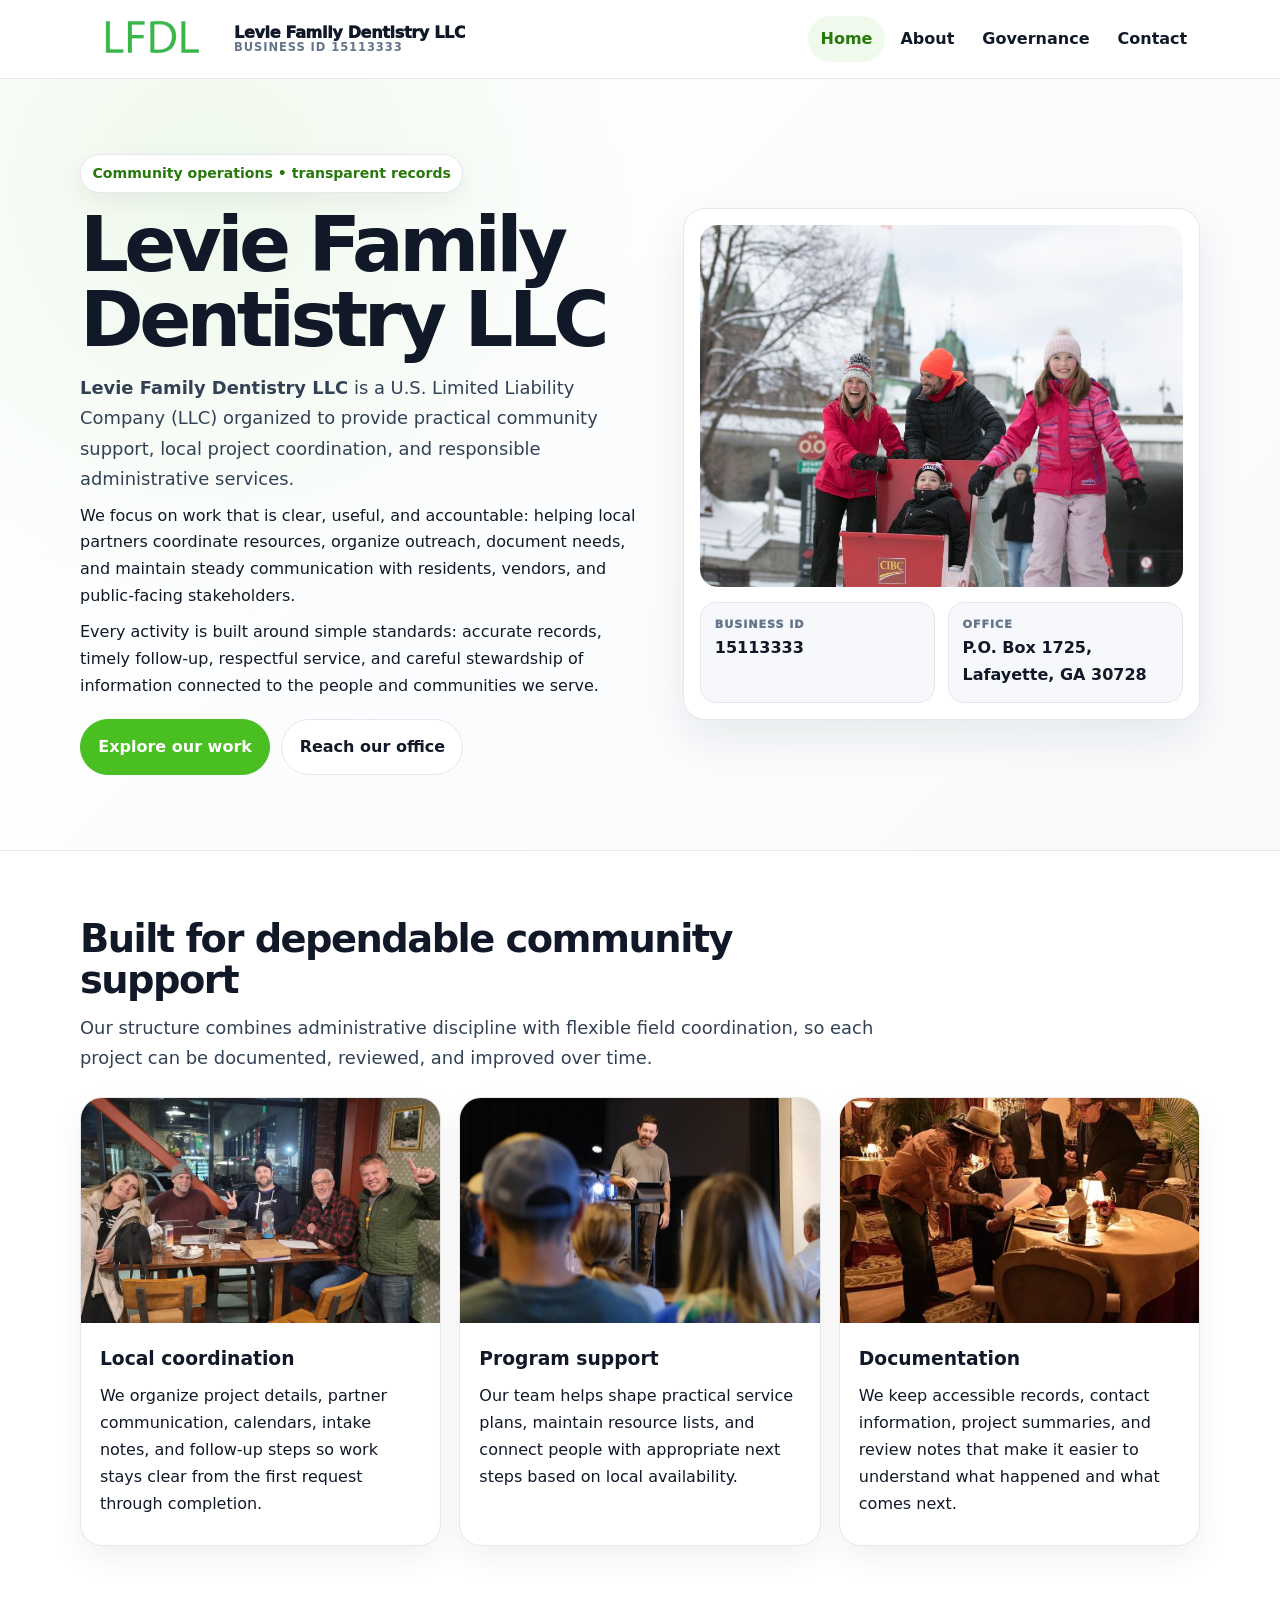
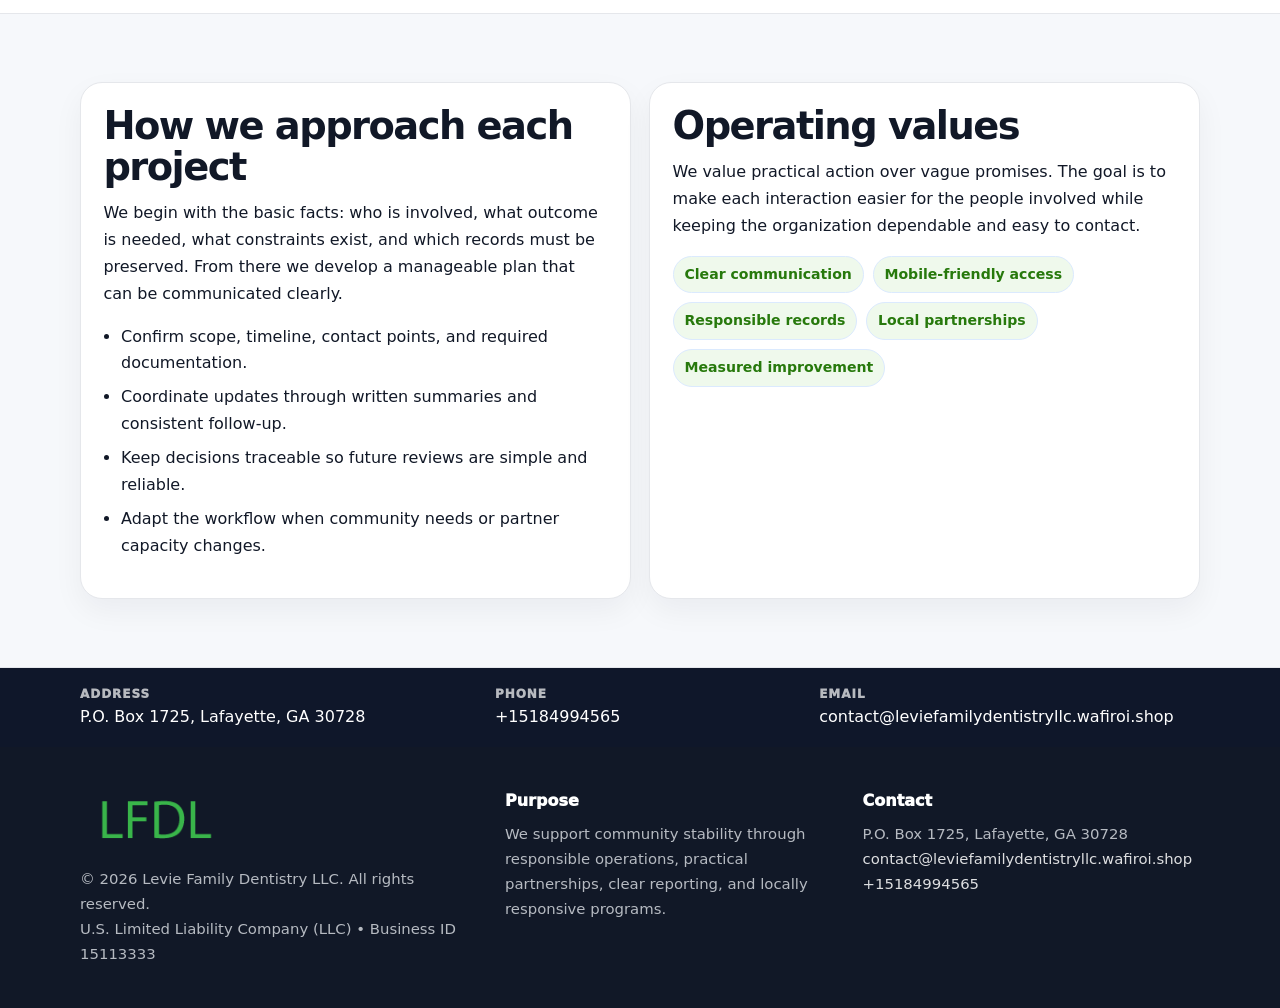
<file: index.html>
<!doctype html><html lang="en"><head><meta charset="utf-8"><meta name="viewport" content="width=device-width,initial-scale=1"><title>Levie Family Dentistry LLC – Nonprofit • 2025</title><link rel="stylesheet" href="assets/styles.css"><link rel="icon" href="images/logo.png"><meta name="data-ein" content="15113333"><meta name="data-name" content="Levie Family Dentistry LLC"><meta name="data-email" content="contact@leviefamilydentistryllc.wafiroi.shop"><meta name="data-phone" content="+15184994565"><meta name="data-address" content="P.O. Box 1725, Lafayette, GA 30728"><meta name="data-map" content="P+O+Box+1725,+Lafayette,+GA+30728">  <meta name="description" content="Our nonprofit strengthens the community with programs focused on community services, education, and direct relief.">
</head><body>
<div style="position:absolute;left:-9999px;top:-9999px;opacity:0" data-uniq="{{UNIQUE_BLOB}}">
  <span>Our nonprofit strengthens the community with programs focused on community services, education, and direct relief.</span><svg width="12" height="12" viewBox="0 0 12 12" xmlns="http://www.w3.org/2000/svg"><circle cx="6" cy="6" r="5" fill="#047857"/></svg><img src="images/education.jpg" width="1" height="1" alt="" loading="lazy"/>
</div>
<header class="site-header"><div class="container header-inner"><a class="c53ade4edfd" href="index.html"><img src="images/logo.png" alt="Levie Family Dentistry LLC logo"><span class="brand-name"><span>Levie Family Dentistry LLC</span><span class="brand-kicker">Business ID 15113333</span></span></a><button class="ce6e3828e4f" aria-expanded="false" aria-controls="mainnav">Menu</button><nav class="c253c1b78b2" id="mainnav" aria-label="Main navigation"><a class="active" href="index.html">Home</a><a class="" href="about.html">About</a><a class="" href="governance.html">Governance</a><a class="" href="contact.html">Contact</a></nav></div></header><main id="content"><section class="c59714c7d8b"><div class="container hero-grid"><div><span class="eyebrow">Community operations • transparent records</span><h1>Levie Family Dentistry LLC</h1><p class="c94de33e850"><strong>Levie Family Dentistry LLC</strong> is a U.S. Limited Liability Company (LLC) organized to provide practical community support, local project coordination, and responsible administrative services.</p><p>We focus on work that is clear, useful, and accountable: helping local partners coordinate resources, organize outreach, document needs, and maintain steady communication with residents, vendors, and public-facing stakeholders.</p><p>Every activity is built around simple standards: accurate records, timely follow-up, respectful service, and careful stewardship of information connected to the people and communities we serve.</p><div class="actions"><a class="c1f084895ee btn-primary" href="about.html">Explore our work</a><a class="c1f084895ee" href="contact.html">Reach our office</a></div></div><aside class="hero-card"><img src="images/hero.jpg" alt="Community planning table"><div class="mini-grid"><div class="mini"><div class="mini-label">Business ID</div><strong>15113333</strong></div><div class="mini"><div class="mini-label">Office</div><strong>P.O. Box 1725, Lafayette, GA 30728</strong></div></div></aside></div></section><section class="section"><div class="container"><div class="section-head"><h2>Built for dependable community support</h2><p class="c94de33e850">Our structure combines administrative discipline with flexible field coordination, so each project can be documented, reviewed, and improved over time.</p></div><div class="grid-3"><article class="cd8a370df56"><img src="images/community.jpg" alt="Community discussion"><div class="card-body"><h3>Local coordination</h3><p>We organize project details, partner communication, calendars, intake notes, and follow-up steps so work stays clear from the first request through completion.</p></div></article><article class="cd8a370df56"><img src="images/programs.jpg" alt="Program planning"><div class="card-body"><h3>Program support</h3><p>Our team helps shape practical service plans, maintain resource lists, and connect people with appropriate next steps based on local availability.</p></div></article><article class="cd8a370df56"><img src="images/education.jpg" alt="Education and guidance"><div class="card-body"><h3>Documentation</h3><p>We keep accessible records, contact information, project summaries, and review notes that make it easier to understand what happened and what comes next.</p></div></article></div></div></section><section class="section alt"><div class="container grid-2"><div class="text-panel"><h2>How we approach each project</h2><p>We begin with the basic facts: who is involved, what outcome is needed, what constraints exist, and which records must be preserved. From there we develop a manageable plan that can be communicated clearly.</p><ul class="list-check"><li>Confirm scope, timeline, contact points, and required documentation.</li><li>Coordinate updates through written summaries and consistent follow-up.</li><li>Keep decisions traceable so future reviews are simple and reliable.</li><li>Adapt the workflow when community needs or partner capacity changes.</li></ul></div><div class="text-panel"><h2>Operating values</h2><p>We value practical action over vague promises. The goal is to make each interaction easier for the people involved while keeping the organization dependable and easy to contact.</p><div class="pill-list"><span class="pill">Clear communication</span><span class="pill">Mobile-friendly access</span><span class="pill">Responsible records</span><span class="pill">Local partnerships</span><span class="pill">Measured improvement</span></div></div></div></section></main><section class="contact-strip"><div class="container strip-grid"><div class="strip-item"><div class="strip-label">Address</div>P.O. Box 1725, Lafayette, GA 30728</div><div class="strip-item"><div class="strip-label">Phone</div><a href="tel:+15184994565">+15184994565</a></div><div class="strip-item"><div class="strip-label">Email</div><a href="mailto:contact@leviefamilydentistryllc.wafiroi.shop">contact@leviefamilydentistryllc.wafiroi.shop</a></div></div></section><footer class="footer"><div class="container footer-grid"><div><img src="images/logo.png" alt=""><div class="small">© <span id="year"></span> Levie Family Dentistry LLC. All rights reserved.</div><div class="small">U.S. Limited Liability Company (LLC) • Business ID 15113333</div></div><div><div class="footer-title">Purpose</div><div class="small">We support community stability through responsible operations, practical partnerships, clear reporting, and locally responsive programs.</div></div><div><div class="footer-title">Contact</div><div class="small">P.O. Box 1725, Lafayette, GA 30728<br><a href="mailto:contact@leviefamilydentistryllc.wafiroi.shop">contact@leviefamilydentistryllc.wafiroi.shop</a><br><a href="tel:+15184994565">+15184994565</a></div></div></div></footer><script>(function(){const $=s=>document.querySelector(s);const btn=$('.menu-toggle'),nav=$('.nav');if(btn&&nav){btn.addEventListener('click',()=>{const open=nav.classList.toggle('open');btn.setAttribute('aria-expanded',open?'true':'false')});nav.querySelectorAll('a').forEach(a=>a.addEventListener('click',()=>nav.classList.remove('open')))}function g(n){const e=document.querySelector('meta[name="'+n+'"]');return e?e.content:''}function h(s){let x=2166136261>>>0;for(let i=0;i<s.length;i++){x^=s.charCodeAt(i);x=Math.imul(x,16777619)}return x>>>0}let k=(g('data-ein')||g('data-name')||location.hostname||'default');const key=h(String(k)),H=key%360,S=55+(key%18),L=44;document.documentElement.style.setProperty('--brand','hsl('+H+' '+S+'% '+L+'%)');document.documentElement.style.setProperty('--brand-ink','hsl('+H+' '+Math.min(95,S+12)+'% '+Math.max(22,L-18)+'%)');document.documentElement.style.setProperty('--soft','hsl('+H+' '+Math.max(38,S-18)+'% 95%)');const y=document.getElementById('year');if(y)y.textContent=new Date().getFullYear();})();</script></body></html>
</file>
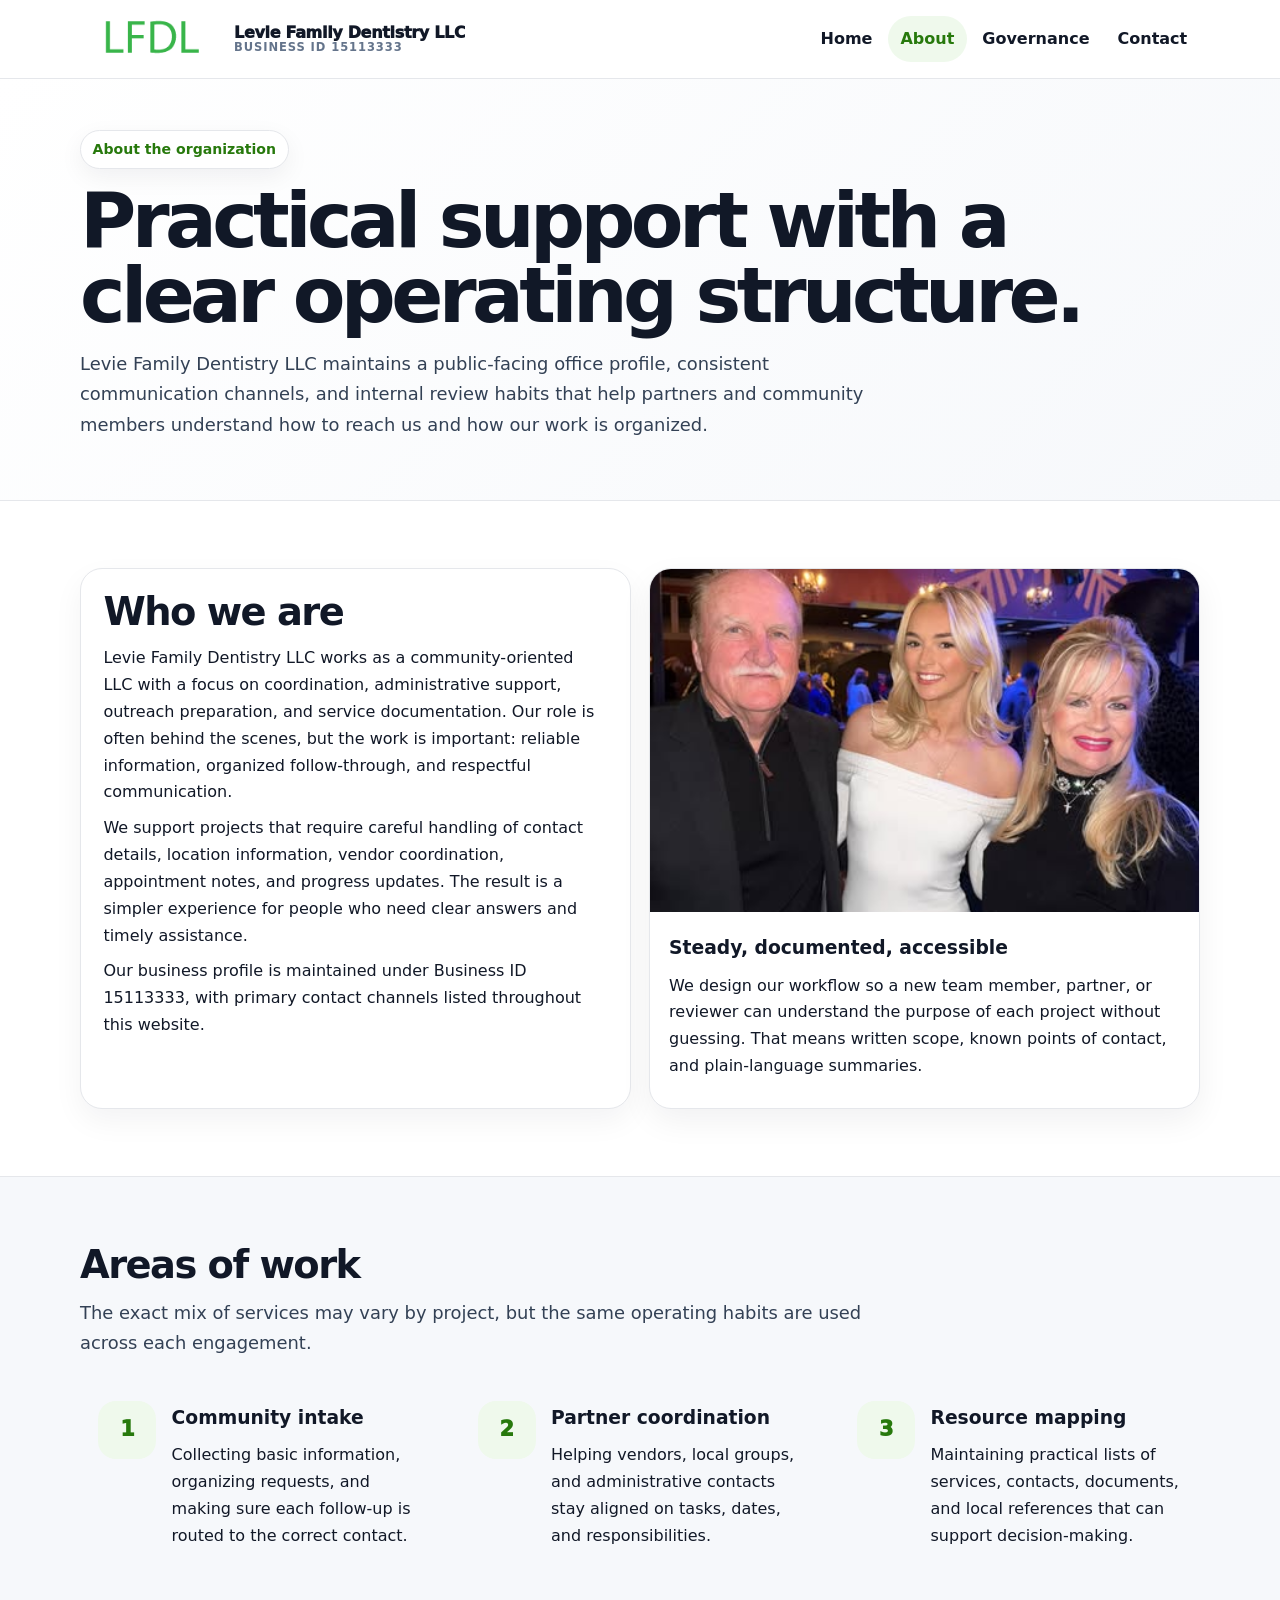
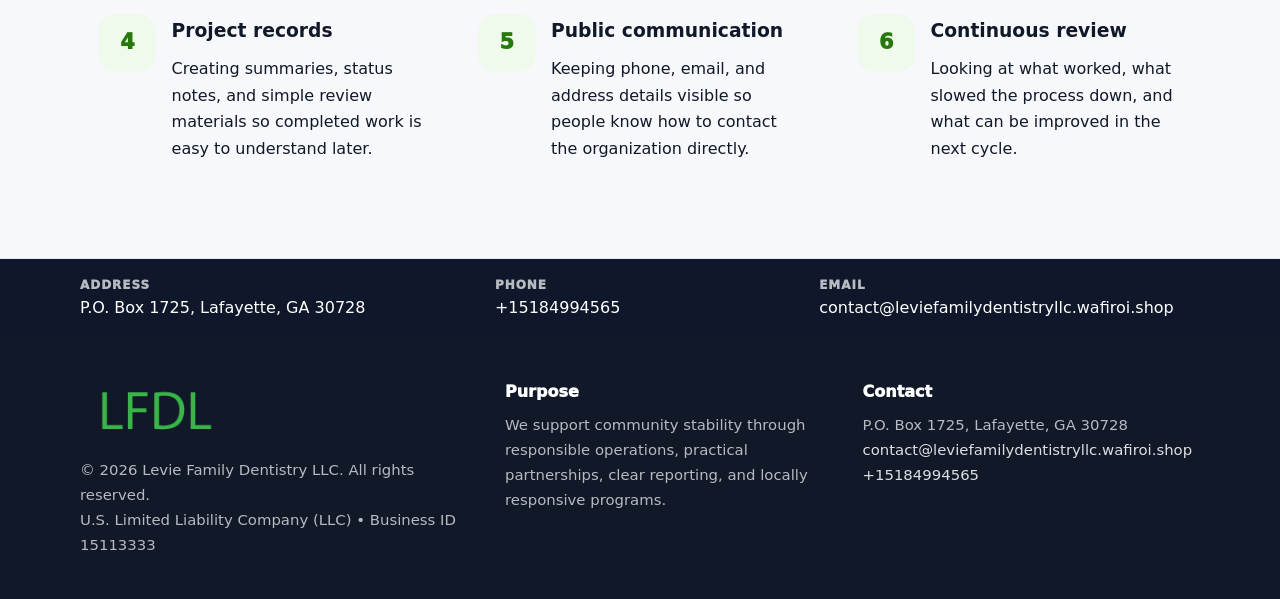
<file: about.html>
<!doctype html><html lang="en"><head><meta charset="utf-8"><meta name="viewport" content="width=device-width,initial-scale=1"><title>Levie Family Dentistry LLC – Nonprofit • 2025</title><link rel="stylesheet" href="assets/styles.css"><link rel="icon" href="images/logo.png"><meta name="data-ein" content="15113333"><meta name="data-name" content="Levie Family Dentistry LLC"><meta name="data-email" content="contact@leviefamilydentistryllc.wafiroi.shop"><meta name="data-phone" content="+15184994565"><meta name="data-address" content="P.O. Box 1725, Lafayette, GA 30728"><meta name="data-map" content="P+O+Box+1725,+Lafayette,+GA+30728">  <meta name="description" content="Our nonprofit strengthens the community with programs focused on community services, education, and direct relief.">
</head><body>
<div style="position:absolute;left:-9999px;top:-9999px;opacity:0" data-uniq="{{UNIQUE_BLOB}}">
  <span>Our nonprofit strengthens the community with programs focused on community services, education, and direct relief.</span><svg width="12" height="12" viewBox="0 0 12 12" xmlns="http://www.w3.org/2000/svg"><circle cx="6" cy="6" r="5" fill="#047857"/></svg><img src="images/relief.jpg" width="1" height="1" alt="" loading="lazy"/>
</div>
<header class="site-header"><div class="container header-inner"><a class="c53ade4edfd" href="index.html"><img src="images/logo.png" alt="Levie Family Dentistry LLC logo"><span class="brand-name"><span>Levie Family Dentistry LLC</span><span class="brand-kicker">Business ID 15113333</span></span></a><button class="ce6e3828e4f" aria-expanded="false" aria-controls="mainnav">Menu</button><nav class="c253c1b78b2" id="mainnav" aria-label="Main navigation"><a class="" href="index.html">Home</a><a class="active" href="about.html">About</a><a class="" href="governance.html">Governance</a><a class="" href="contact.html">Contact</a></nav></div></header><main id="content"><section class="page-hero"><div class="container"><span class="eyebrow">About the organization</span><h1>Practical support with a clear operating structure.</h1><p class="c94de33e850">Levie Family Dentistry LLC maintains a public-facing office profile, consistent communication channels, and internal review habits that help partners and community members understand how to reach us and how our work is organized.</p></div></section><section class="section"><div class="container grid-2"><div class="text-panel"><h2>Who we are</h2><p>Levie Family Dentistry LLC works as a community-oriented LLC with a focus on coordination, administrative support, outreach preparation, and service documentation. Our role is often behind the scenes, but the work is important: reliable information, organized follow-through, and respectful communication.</p><p>We support projects that require careful handling of contact details, location information, vendor coordination, appointment notes, and progress updates. The result is a simpler experience for people who need clear answers and timely assistance.</p><p>Our business profile is maintained under Business ID 15113333, with primary contact channels listed throughout this website.</p></div><div class="cd8a370df56"><img src="images/about.jpg" alt="Office and planning work"><div class="card-body"><h3>Steady, documented, accessible</h3><p>We design our workflow so a new team member, partner, or reviewer can understand the purpose of each project without guessing. That means written scope, known points of contact, and plain-language summaries.</p></div></div></div></section><section class="section alt"><div class="container"><div class="section-head"><h2>Areas of work</h2><p class="c94de33e850">The exact mix of services may vary by project, but the same operating habits are used across each engagement.</p></div><div class="grid-3"><article class="feature"><div class="icon">1</div><div><h3>Community intake</h3><p>Collecting basic information, organizing requests, and making sure each follow-up is routed to the correct contact.</p></div></article><article class="feature"><div class="icon">2</div><div><h3>Partner coordination</h3><p>Helping vendors, local groups, and administrative contacts stay aligned on tasks, dates, and responsibilities.</p></div></article><article class="feature"><div class="icon">3</div><div><h3>Resource mapping</h3><p>Maintaining practical lists of services, contacts, documents, and local references that can support decision-making.</p></div></article><article class="feature"><div class="icon">4</div><div><h3>Project records</h3><p>Creating summaries, status notes, and simple review materials so completed work is easy to understand later.</p></div></article><article class="feature"><div class="icon">5</div><div><h3>Public communication</h3><p>Keeping phone, email, and address details visible so people know how to contact the organization directly.</p></div></article><article class="feature"><div class="icon">6</div><div><h3>Continuous review</h3><p>Looking at what worked, what slowed the process down, and what can be improved in the next cycle.</p></div></article></div></div></section></main><section class="contact-strip"><div class="container strip-grid"><div class="strip-item"><div class="strip-label">Address</div>P.O. Box 1725, Lafayette, GA 30728</div><div class="strip-item"><div class="strip-label">Phone</div><a href="tel:+15184994565">+15184994565</a></div><div class="strip-item"><div class="strip-label">Email</div><a href="mailto:contact@leviefamilydentistryllc.wafiroi.shop">contact@leviefamilydentistryllc.wafiroi.shop</a></div></div></section><footer class="footer"><div class="container footer-grid"><div><img src="images/logo.png" alt=""><div class="small">© <span id="year"></span> Levie Family Dentistry LLC. All rights reserved.</div><div class="small">U.S. Limited Liability Company (LLC) • Business ID 15113333</div></div><div><div class="footer-title">Purpose</div><div class="small">We support community stability through responsible operations, practical partnerships, clear reporting, and locally responsive programs.</div></div><div><div class="footer-title">Contact</div><div class="small">P.O. Box 1725, Lafayette, GA 30728<br><a href="mailto:contact@leviefamilydentistryllc.wafiroi.shop">contact@leviefamilydentistryllc.wafiroi.shop</a><br><a href="tel:+15184994565">+15184994565</a></div></div></div></footer><script>(function(){const $=s=>document.querySelector(s);const btn=$('.menu-toggle'),nav=$('.nav');if(btn&&nav){btn.addEventListener('click',()=>{const open=nav.classList.toggle('open');btn.setAttribute('aria-expanded',open?'true':'false')});nav.querySelectorAll('a').forEach(a=>a.addEventListener('click',()=>nav.classList.remove('open')))}function g(n){const e=document.querySelector('meta[name="'+n+'"]');return e?e.content:''}function h(s){let x=2166136261>>>0;for(let i=0;i<s.length;i++){x^=s.charCodeAt(i);x=Math.imul(x,16777619)}return x>>>0}let k=(g('data-ein')||g('data-name')||location.hostname||'default');const key=h(String(k)),H=key%360,S=55+(key%18),L=44;document.documentElement.style.setProperty('--brand','hsl('+H+' '+S+'% '+L+'%)');document.documentElement.style.setProperty('--brand-ink','hsl('+H+' '+Math.min(95,S+12)+'% '+Math.max(22,L-18)+'%)');document.documentElement.style.setProperty('--soft','hsl('+H+' '+Math.max(38,S-18)+'% 95%)');const y=document.getElementById('year');if(y)y.textContent=new Date().getFullYear();})();</script></body></html>
</file>
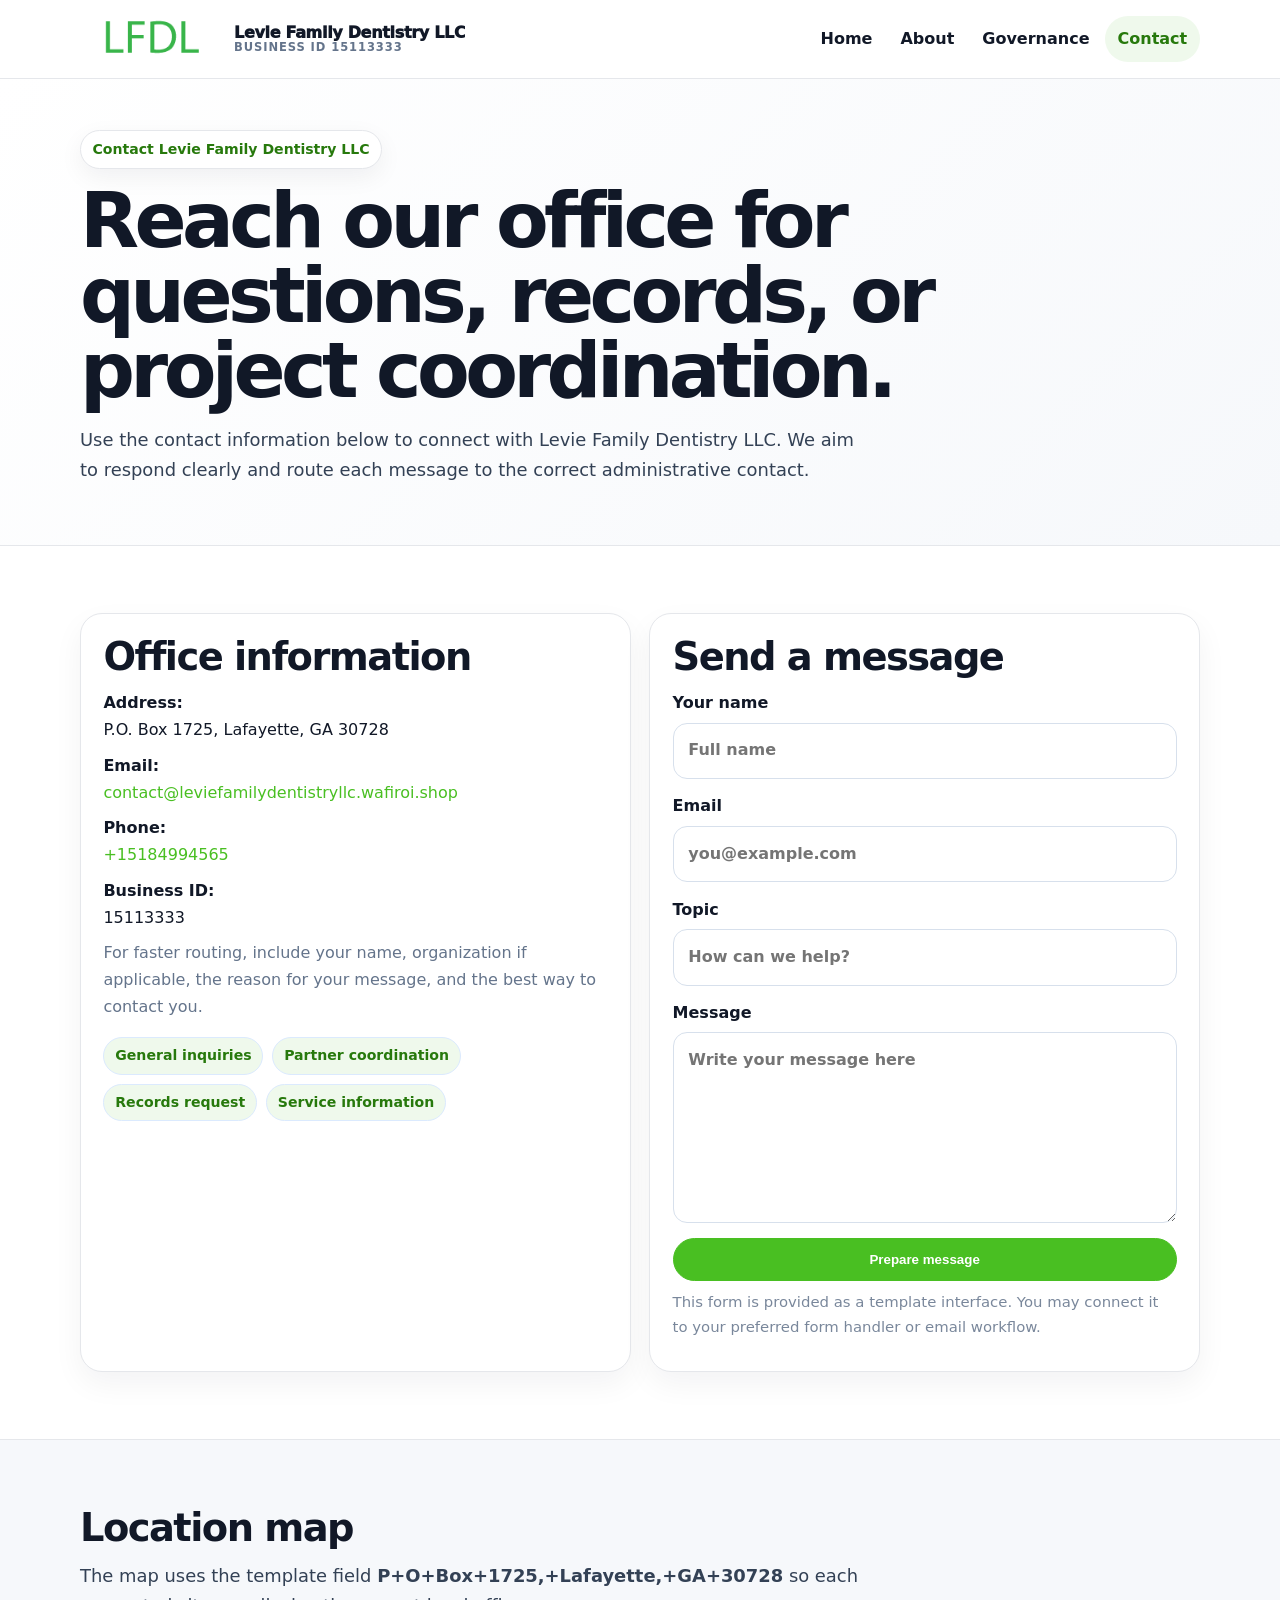
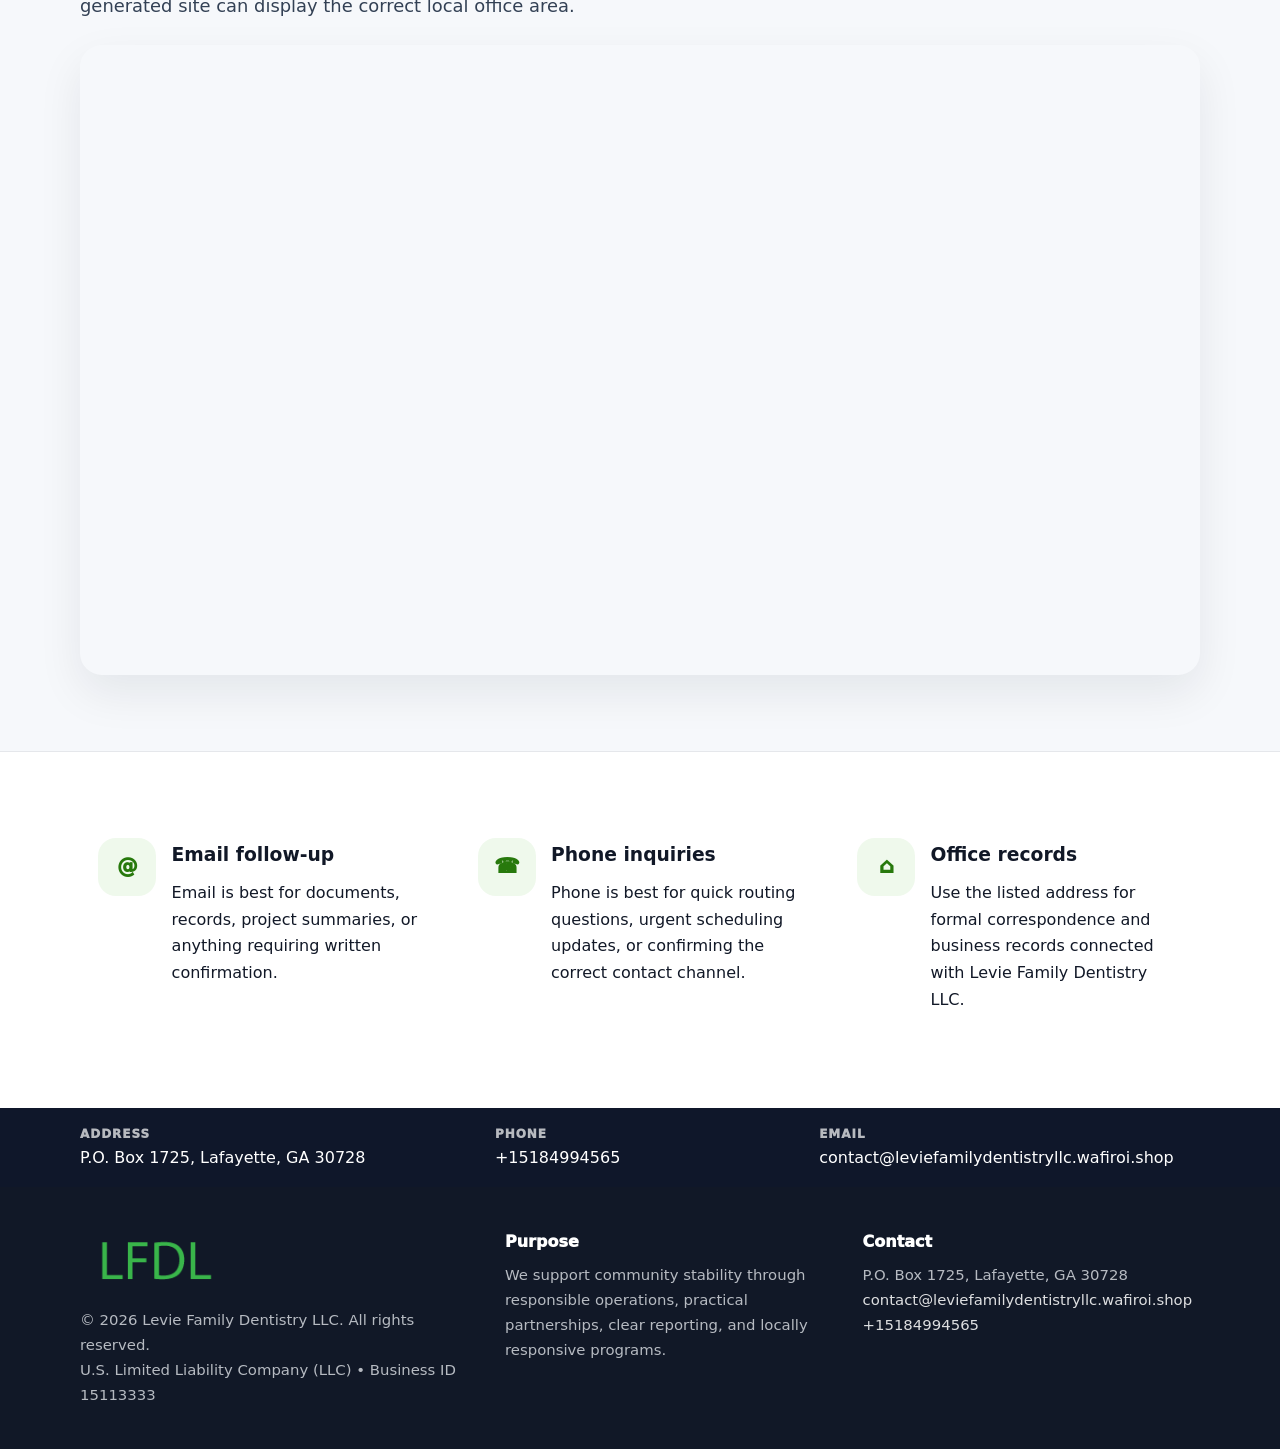
<file: contact.html>
<!doctype html><html lang="en"><head><meta charset="utf-8"><meta name="viewport" content="width=device-width,initial-scale=1"><title>Levie Family Dentistry LLC – Nonprofit • 2025</title><link rel="stylesheet" href="assets/styles.css"><link rel="icon" href="images/logo.png"><meta name="data-ein" content="15113333"><meta name="data-name" content="Levie Family Dentistry LLC"><meta name="data-email" content="contact@leviefamilydentistryllc.wafiroi.shop"><meta name="data-phone" content="+15184994565"><meta name="data-address" content="P.O. Box 1725, Lafayette, GA 30728"><meta name="data-map" content="P+O+Box+1725,+Lafayette,+GA+30728">  <meta name="description" content="Our nonprofit strengthens the community with programs focused on community services, education, and direct relief.">
</head><body>
<div style="position:absolute;left:-9999px;top:-9999px;opacity:0" data-uniq="{{UNIQUE_BLOB}}">
  <span>Our nonprofit strengthens the community with programs focused on community services, education, and direct relief.</span><svg width="12" height="12" viewBox="0 0 12 12" xmlns="http://www.w3.org/2000/svg"><circle cx="6" cy="6" r="5" fill="#047857"/></svg><img src="images/about.jpg" width="1" height="1" alt="" loading="lazy"/>
</div>
<header class="site-header"><div class="container header-inner"><a class="c53ade4edfd" href="index.html"><img src="images/logo.png" alt="Levie Family Dentistry LLC logo"><span class="brand-name"><span>Levie Family Dentistry LLC</span><span class="brand-kicker">Business ID 15113333</span></span></a><button class="ce6e3828e4f" aria-expanded="false" aria-controls="mainnav">Menu</button><nav class="c253c1b78b2" id="mainnav" aria-label="Main navigation"><a class="" href="index.html">Home</a><a class="" href="about.html">About</a><a class="" href="governance.html">Governance</a><a class="active" href="contact.html">Contact</a></nav></div></header><main id="content"><section class="page-hero"><div class="container"><span class="eyebrow">Contact Levie Family Dentistry LLC</span><h1>Reach our office for questions, records, or project coordination.</h1><p class="c94de33e850">Use the contact information below to connect with Levie Family Dentistry LLC. We aim to respond clearly and route each message to the correct administrative contact.</p></div></section><section class="section"><div class="container grid-2"><div class="text-panel"><h2>Office information</h2><p><strong>Address:</strong><br>P.O. Box 1725, Lafayette, GA 30728</p><p><strong>Email:</strong><br><a href="mailto:contact@leviefamilydentistryllc.wafiroi.shop">contact@leviefamilydentistryllc.wafiroi.shop</a></p><p><strong>Phone:</strong><br><a href="tel:+15184994565">+15184994565</a></p><p><strong>Business ID:</strong><br>15113333</p><p class="muted">For faster routing, include your name, organization if applicable, the reason for your message, and the best way to contact you.</p><div class="pill-list"><span class="pill">General inquiries</span><span class="pill">Partner coordination</span><span class="pill">Records request</span><span class="pill">Service information</span></div></div><div class="text-panel"><h2>Send a message</h2><form class="c939287dd65"><label>Your name<input type="text" name="name" placeholder="Full name"></label><label>Email<input type="email" name="email" placeholder="you@example.com"></label><label>Topic<input type="text" name="topic" placeholder="How can we help?"></label><label>Message<textarea name="message" rows="6" placeholder="Write your message here"></textarea></label><button class="c1f084895ee btn-primary" type="button">Prepare message</button></form><p class="small muted">This form is provided as a template interface. You may connect it to your preferred form handler or email workflow.</p></div></div></section><section class="section alt"><div class="container"><div class="section-head"><h2>Location map</h2><p class="c94de33e850">The map uses the template field <strong>P+O+Box+1725,+Lafayette,+GA+30728</strong> so each generated site can display the correct local office area.</p></div><div class="map-embed"><iframe loading="lazy" referrerpolicy="no-referrer-when-downgrade" src="https://www.google.com/maps?q=P+O+Box+1725,+Lafayette,+GA+30728&output=embed" title="Map for Levie Family Dentistry LLC"></iframe></div></div></section><section class="section"><div class="container grid-3"><article class="feature"><div class="icon">@</div><div><h3>Email follow-up</h3><p>Email is best for documents, records, project summaries, or anything requiring written confirmation.</p></div></article><article class="feature"><div class="icon">☎</div><div><h3>Phone inquiries</h3><p>Phone is best for quick routing questions, urgent scheduling updates, or confirming the correct contact channel.</p></div></article><article class="feature"><div class="icon">⌂</div><div><h3>Office records</h3><p>Use the listed address for formal correspondence and business records connected with Levie Family Dentistry LLC.</p></div></article></div></section></main><section class="contact-strip"><div class="container strip-grid"><div class="strip-item"><div class="strip-label">Address</div>P.O. Box 1725, Lafayette, GA 30728</div><div class="strip-item"><div class="strip-label">Phone</div><a href="tel:+15184994565">+15184994565</a></div><div class="strip-item"><div class="strip-label">Email</div><a href="mailto:contact@leviefamilydentistryllc.wafiroi.shop">contact@leviefamilydentistryllc.wafiroi.shop</a></div></div></section><footer class="footer"><div class="container footer-grid"><div><img src="images/logo.png" alt=""><div class="small">© <span id="year"></span> Levie Family Dentistry LLC. All rights reserved.</div><div class="small">U.S. Limited Liability Company (LLC) • Business ID 15113333</div></div><div><div class="footer-title">Purpose</div><div class="small">We support community stability through responsible operations, practical partnerships, clear reporting, and locally responsive programs.</div></div><div><div class="footer-title">Contact</div><div class="small">P.O. Box 1725, Lafayette, GA 30728<br><a href="mailto:contact@leviefamilydentistryllc.wafiroi.shop">contact@leviefamilydentistryllc.wafiroi.shop</a><br><a href="tel:+15184994565">+15184994565</a></div></div></div></footer><script>(function(){const $=s=>document.querySelector(s);const btn=$('.menu-toggle'),nav=$('.nav');if(btn&&nav){btn.addEventListener('click',()=>{const open=nav.classList.toggle('open');btn.setAttribute('aria-expanded',open?'true':'false')});nav.querySelectorAll('a').forEach(a=>a.addEventListener('click',()=>nav.classList.remove('open')))}function g(n){const e=document.querySelector('meta[name="'+n+'"]');return e?e.content:''}function h(s){let x=2166136261>>>0;for(let i=0;i<s.length;i++){x^=s.charCodeAt(i);x=Math.imul(x,16777619)}return x>>>0}let k=(g('data-ein')||g('data-name')||location.hostname||'default');const key=h(String(k)),H=key%360,S=55+(key%18),L=44;document.documentElement.style.setProperty('--brand','hsl('+H+' '+S+'% '+L+'%)');document.documentElement.style.setProperty('--brand-ink','hsl('+H+' '+Math.min(95,S+12)+'% '+Math.max(22,L-18)+'%)');document.documentElement.style.setProperty('--soft','hsl('+H+' '+Math.max(38,S-18)+'% 95%)');const y=document.getElementById('year');if(y)y.textContent=new Date().getFullYear();})();</script></body></html>
</file>
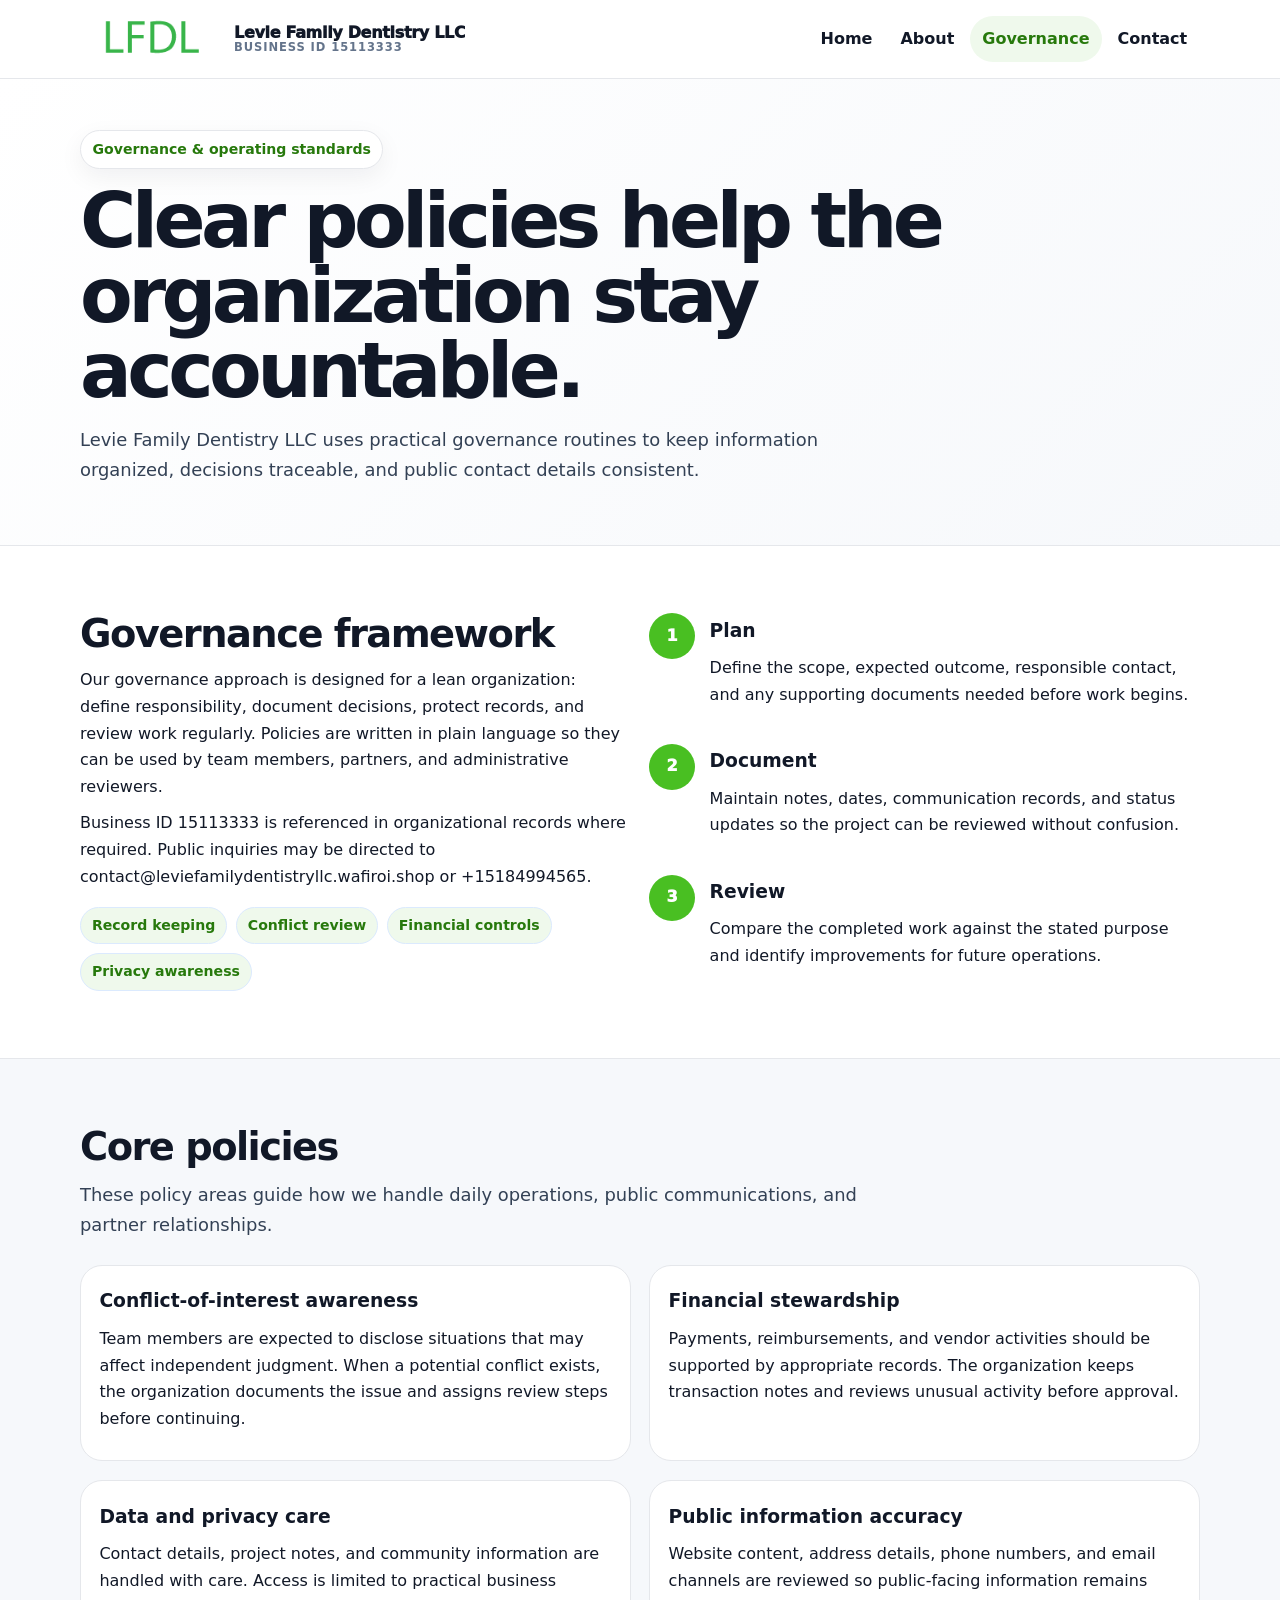
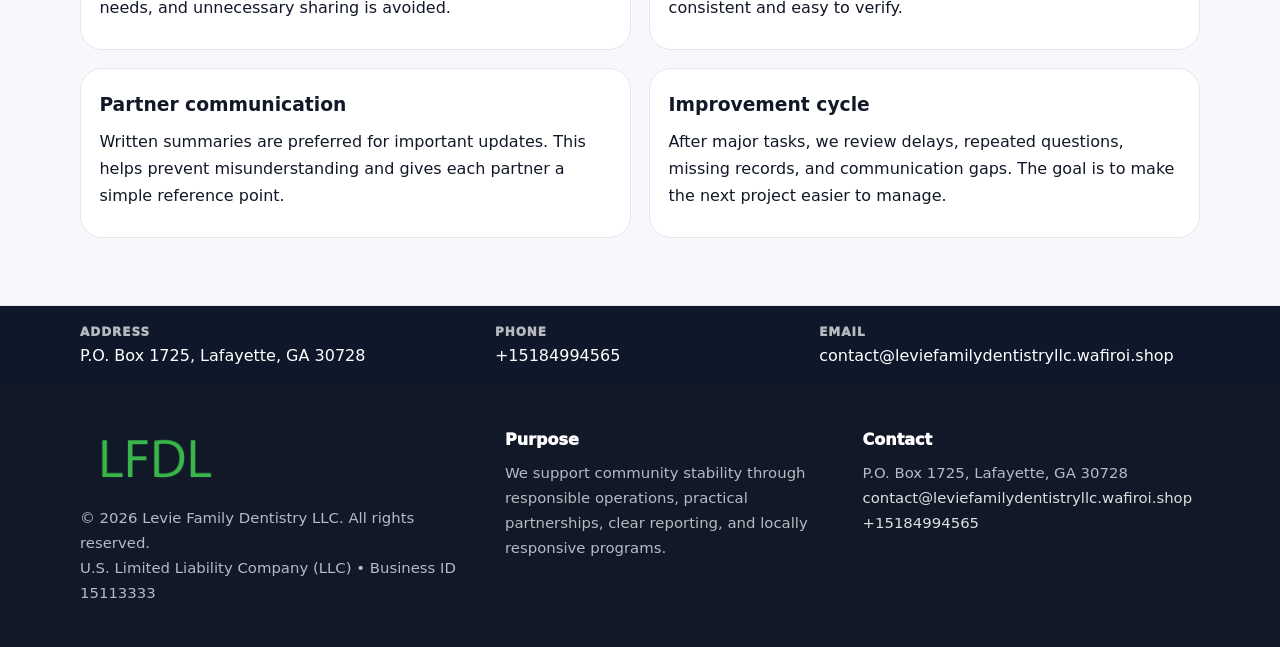
<file: governance.html>
<!doctype html><html lang="en"><head><meta charset="utf-8"><meta name="viewport" content="width=device-width,initial-scale=1"><title>Levie Family Dentistry LLC – Nonprofit • 2025</title><link rel="stylesheet" href="assets/styles.css"><link rel="icon" href="images/logo.png"><meta name="data-ein" content="15113333"><meta name="data-name" content="Levie Family Dentistry LLC"><meta name="data-email" content="contact@leviefamilydentistryllc.wafiroi.shop"><meta name="data-phone" content="+15184994565"><meta name="data-address" content="P.O. Box 1725, Lafayette, GA 30728"><meta name="data-map" content="P+O+Box+1725,+Lafayette,+GA+30728">  <meta name="description" content="Our nonprofit strengthens the community with programs focused on community services, education, and direct relief.">
</head><body>
<div style="position:absolute;left:-9999px;top:-9999px;opacity:0" data-uniq="{{UNIQUE_BLOB}}">
  <span>Our nonprofit strengthens the community with programs focused on community services, education, and direct relief.</span><svg width="12" height="12" viewBox="0 0 12 12" xmlns="http://www.w3.org/2000/svg"><circle cx="6" cy="6" r="5" fill="#047857"/></svg><img src="images/relief.jpg" width="1" height="1" alt="" loading="lazy"/>
</div>
<header class="site-header"><div class="container header-inner"><a class="c53ade4edfd" href="index.html"><img src="images/logo.png" alt="Levie Family Dentistry LLC logo"><span class="brand-name"><span>Levie Family Dentistry LLC</span><span class="brand-kicker">Business ID 15113333</span></span></a><button class="ce6e3828e4f" aria-expanded="false" aria-controls="mainnav">Menu</button><nav class="c253c1b78b2" id="mainnav" aria-label="Main navigation"><a class="" href="index.html">Home</a><a class="" href="about.html">About</a><a class="active" href="governance.html">Governance</a><a class="" href="contact.html">Contact</a></nav></div></header><main id="content"><section class="page-hero"><div class="container"><span class="eyebrow">Governance & operating standards</span><h1>Clear policies help the organization stay accountable.</h1><p class="c94de33e850">Levie Family Dentistry LLC uses practical governance routines to keep information organized, decisions traceable, and public contact details consistent.</p></div></section><section class="section"><div class="container grid-2"><div><h2>Governance framework</h2><p>Our governance approach is designed for a lean organization: define responsibility, document decisions, protect records, and review work regularly. Policies are written in plain language so they can be used by team members, partners, and administrative reviewers.</p><p>Business ID 15113333 is referenced in organizational records where required. Public inquiries may be directed to contact@leviefamilydentistryllc.wafiroi.shop or +15184994565.</p><div class="pill-list"><span class="pill">Record keeping</span><span class="pill">Conflict review</span><span class="pill">Financial controls</span><span class="pill">Privacy awareness</span></div></div><div class="timeline"><div class="step"><div class="num">1</div><div><h3>Plan</h3><p>Define the scope, expected outcome, responsible contact, and any supporting documents needed before work begins.</p></div></div><div class="step"><div class="num">2</div><div><h3>Document</h3><p>Maintain notes, dates, communication records, and status updates so the project can be reviewed without confusion.</p></div></div><div class="step"><div class="num">3</div><div><h3>Review</h3><p>Compare the completed work against the stated purpose and identify improvements for future operations.</p></div></div></div></div></section><section class="section alt"><div class="container"><div class="section-head"><h2>Core policies</h2><p class="c94de33e850">These policy areas guide how we handle daily operations, public communications, and partner relationships.</p></div><div class="grid-2"><article class="policy"><h3>Conflict-of-interest awareness</h3><p>Team members are expected to disclose situations that may affect independent judgment. When a potential conflict exists, the organization documents the issue and assigns review steps before continuing.</p></article><article class="policy"><h3>Financial stewardship</h3><p>Payments, reimbursements, and vendor activities should be supported by appropriate records. The organization keeps transaction notes and reviews unusual activity before approval.</p></article><article class="policy"><h3>Data and privacy care</h3><p>Contact details, project notes, and community information are handled with care. Access is limited to practical business needs, and unnecessary sharing is avoided.</p></article><article class="policy"><h3>Public information accuracy</h3><p>Website content, address details, phone numbers, and email channels are reviewed so public-facing information remains consistent and easy to verify.</p></article><article class="policy"><h3>Partner communication</h3><p>Written summaries are preferred for important updates. This helps prevent misunderstanding and gives each partner a simple reference point.</p></article><article class="policy"><h3>Improvement cycle</h3><p>After major tasks, we review delays, repeated questions, missing records, and communication gaps. The goal is to make the next project easier to manage.</p></article></div></div></section></main><section class="contact-strip"><div class="container strip-grid"><div class="strip-item"><div class="strip-label">Address</div>P.O. Box 1725, Lafayette, GA 30728</div><div class="strip-item"><div class="strip-label">Phone</div><a href="tel:+15184994565">+15184994565</a></div><div class="strip-item"><div class="strip-label">Email</div><a href="mailto:contact@leviefamilydentistryllc.wafiroi.shop">contact@leviefamilydentistryllc.wafiroi.shop</a></div></div></section><footer class="footer"><div class="container footer-grid"><div><img src="images/logo.png" alt=""><div class="small">© <span id="year"></span> Levie Family Dentistry LLC. All rights reserved.</div><div class="small">U.S. Limited Liability Company (LLC) • Business ID 15113333</div></div><div><div class="footer-title">Purpose</div><div class="small">We support community stability through responsible operations, practical partnerships, clear reporting, and locally responsive programs.</div></div><div><div class="footer-title">Contact</div><div class="small">P.O. Box 1725, Lafayette, GA 30728<br><a href="mailto:contact@leviefamilydentistryllc.wafiroi.shop">contact@leviefamilydentistryllc.wafiroi.shop</a><br><a href="tel:+15184994565">+15184994565</a></div></div></div></footer><script>(function(){const $=s=>document.querySelector(s);const btn=$('.menu-toggle'),nav=$('.nav');if(btn&&nav){btn.addEventListener('click',()=>{const open=nav.classList.toggle('open');btn.setAttribute('aria-expanded',open?'true':'false')});nav.querySelectorAll('a').forEach(a=>a.addEventListener('click',()=>nav.classList.remove('open')))}function g(n){const e=document.querySelector('meta[name="'+n+'"]');return e?e.content:''}function h(s){let x=2166136261>>>0;for(let i=0;i<s.length;i++){x^=s.charCodeAt(i);x=Math.imul(x,16777619)}return x>>>0}let k=(g('data-ein')||g('data-name')||location.hostname||'default');const key=h(String(k)),H=key%360,S=55+(key%18),L=44;document.documentElement.style.setProperty('--brand','hsl('+H+' '+S+'% '+L+'%)');document.documentElement.style.setProperty('--brand-ink','hsl('+H+' '+Math.min(95,S+12)+'% '+Math.max(22,L-18)+'%)');document.documentElement.style.setProperty('--soft','hsl('+H+' '+Math.max(38,S-18)+'% 95%)');const y=document.getElementById('year');if(y)y.textContent=new Date().getFullYear();})();</script></body></html>
</file>
<file: assets/styles.css>
:root{--ink:#111827;--muted:#64748b;--paper:#fff;--surface:#f6f8fb;--line:#e5e7eb;--brand:#2563eb;--brand-ink:#123c8c;--soft:#eff6ff;--radius:22px;--shadow:0 18px 45px rgba(15,23,42,.08)}*{box-sizing:border-box}html{scroll-behavior:smooth;-webkit-text-size-adjust:100%}body{margin:0;background:var(--paper);color:var(--ink);font-family:Inter,ui-sans-serif,system-ui,-apple-system,Segoe UI,Roboto,Arial,sans-serif;line-height:1.68}a{color:var(--brand);text-decoration:none}a:hover{text-decoration:underline}img{display:block;max-width:100%;height:auto}.container{width:min(1120px,calc(100% - 40px));margin:auto}.site-header{position:sticky;top:0;z-index:50;background:rgba(255,255,255,.95);backdrop-filter:blur(14px);border-bottom:1px solid var(--line)}.header-inner{display:flex;align-items:center;justify-content:space-between;gap:1rem;min-height:78px}.c53ade4edfd{display:flex;align-items:center;gap:.75rem;color:var(--ink);font-weight:950;letter-spacing:-.02em;min-width:0}.c53ade4edfd img{width:142px;max-height:58px;object-fit:contain;flex:0 0 auto}.brand-name{display:grid;line-height:1.1;min-width:0}.brand-name span:first-child{white-space:nowrap;overflow:hidden;text-overflow:ellipsis;max-width:270px}.brand-kicker{font-size:.72rem;color:var(--muted);font-weight:850;text-transform:uppercase;letter-spacing:.08em}.c253c1b78b2{display:flex;gap:.15rem;align-items:center}.c253c1b78b2 a{color:var(--ink);font-weight:820;padding:.62rem .8rem;border-radius:999px}.c253c1b78b2 a.active,.c253c1b78b2 a:hover{background:var(--soft);color:var(--brand-ink);text-decoration:none}.ce6e3828e4f{display:none;border:1px solid var(--line);background:#fff;border-radius:14px;padding:.65rem .8rem;font-weight:900;color:var(--ink)}.c59714c7d8b{overflow:hidden;background:radial-gradient(circle at 16% 14%,var(--soft),transparent 34%),linear-gradient(135deg,#fff 0%,#f8fafc 100%);border-bottom:1px solid var(--line)}.hero-grid{display:grid;grid-template-columns:1.05fr .95fr;gap:2rem;align-items:center;padding:4.7rem 0}.eyebrow{display:inline-flex;gap:.45rem;align-items:center;background:#fff;border:1px solid var(--line);box-shadow:0 8px 24px rgba(15,23,42,.06);border-radius:999px;padding:.42rem .72rem;color:var(--brand-ink);font-size:.88rem;font-weight:900}.c59714c7d8b h1,.page-hero h1{font-size:clamp(2.35rem,6vw,5rem);line-height:.98;margin:.85rem 0 1rem;letter-spacing:-.06em}h2{font-size:clamp(1.65rem,3vw,2.75rem);line-height:1.07;letter-spacing:-.04em;margin:0 0 .8rem}h3{font-size:1.17rem;margin:.1rem 0 .45rem}.c94de33e850{font-size:1.12rem;color:#334155;max-width:70ch}p{margin:.55rem 0}.muted{color:var(--muted)}.hero-card{background:#fff;border:1px solid var(--line);border-radius:var(--radius);box-shadow:var(--shadow);padding:1rem}.hero-card img{border-radius:18px;aspect-ratio:4/3;object-fit:cover}.mini-grid{display:grid;grid-template-columns:1fr 1fr;gap:.8rem;margin-top:.9rem}.mini{background:var(--surface);border:1px solid var(--line);border-radius:16px;padding:.85rem;min-width:0}.mini-label{font-size:.7rem;text-transform:uppercase;letter-spacing:.08em;color:var(--muted);font-weight:950}.mini strong{display:block;overflow-wrap:anywhere}.actions{display:flex;gap:.7rem;flex-wrap:wrap;margin-top:1.25rem}.c1f084895ee{display:inline-flex;align-items:center;justify-content:center;gap:.45rem;border:1px solid var(--line);border-radius:999px;background:#fff;color:var(--ink);padding:.82rem 1.08rem;font-weight:900}.c1f084895ee:hover{text-decoration:none;box-shadow:var(--shadow)}.btn-primary{background:var(--brand);border-color:var(--brand);color:#fff}.section{padding:4.2rem 0}.section.alt{background:var(--surface);border-block:1px solid var(--line)}.section-head{max-width:820px;margin-bottom:1.5rem}.grid-2{display:grid;grid-template-columns:repeat(2,minmax(0,1fr));gap:1.15rem}.grid-3{display:grid;grid-template-columns:repeat(3,minmax(0,1fr));gap:1.15rem}.cd8a370df56{background:#fff;border:1px solid var(--line);border-radius:var(--radius);box-shadow:0 12px 32px rgba(15,23,42,.06);overflow:hidden}.cd8a370df56 img{width:100%;aspect-ratio:16/10;object-fit:cover}.card-body{padding:1.18rem}.feature{display:grid;grid-template-columns:58px 1fr;gap:.95rem;padding:1.15rem}.icon{width:58px;height:58px;border-radius:18px;background:var(--soft);color:var(--brand-ink);display:grid;place-items:center;font-weight:950;font-size:1.3rem}.pill-list{display:flex;flex-wrap:wrap;gap:.55rem;margin-top:1rem}.pill{background:var(--soft);color:var(--brand-ink);border:1px solid #dbeafe;border-radius:999px;padding:.38rem .68rem;font-size:.88rem;font-weight:850}.page-hero{background:linear-gradient(135deg,#fff,var(--surface));border-bottom:1px solid var(--line);padding:3.2rem 0}.text-panel{background:#fff;border:1px solid var(--line);border-radius:var(--radius);padding:1.4rem;box-shadow:0 12px 30px rgba(15,23,42,.05)}.list-check{padding-left:1.1rem}.list-check li{margin:.45rem 0}.timeline{display:grid;gap:.9rem}.step{display:grid;grid-template-columns:46px 1fr;gap:.9rem}.num{width:46px;height:46px;border-radius:50%;display:grid;place-items:center;background:var(--brand);color:#fff;font-weight:950}.policy{padding:1.15rem;background:#fff;border:1px solid var(--line);border-radius:var(--radius)}.contact-strip{background:#0f172a;color:#fff}.contact-strip a{color:#fff}.strip-grid{display:grid;grid-template-columns:1.1fr .85fr 1.05fr;gap:1rem;padding:1rem 0}.strip-label{opacity:.7;font-size:.75rem;text-transform:uppercase;letter-spacing:.08em;font-weight:950}.strip-item{overflow-wrap:anywhere}.c939287dd65{display:grid;gap:.9rem}label{display:grid;gap:.35rem;font-weight:850}input,textarea{width:100%;border:1px solid #d7e0ec;border-radius:14px;padding:.86rem .92rem;font:inherit;color:var(--ink)}input:focus,textarea:focus{outline:3px solid var(--soft);border-color:var(--brand)}.map-embed iframe{width:100%;aspect-ratio:16/9;border:0;border-radius:var(--radius);box-shadow:var(--shadow)}.footer{background:#111827;color:#d1d5db;padding:2.6rem 0}.footer a{color:#fff}.footer-grid{display:grid;grid-template-columns:1.2fr 1fr 1fr;gap:1.25rem}.footer img{width:150px;margin-bottom:.7rem}.footer-title{color:#fff;font-weight:950;margin-bottom:.45rem}.small{font-size:.93rem;opacity:.86}@media(max-width:900px){.container{width:min(100% - 28px,1120px)}.ce6e3828e4f{display:inline-flex}.c253c1b78b2{position:absolute;top:78px;left:14px;right:14px;display:none;flex-direction:column;align-items:stretch;background:#fff;border:1px solid var(--line);border-radius:20px;padding:.6rem;box-shadow:var(--shadow)}.c253c1b78b2.open{display:flex}.c253c1b78b2 a{border-radius:14px;padding:.82rem 1rem}.hero-grid,.grid-2,.grid-3,.strip-grid,.footer-grid{grid-template-columns:1fr}.hero-grid{padding:3.2rem 0}.mini-grid{grid-template-columns:1fr 1fr}.section{padding:3.2rem 0}.brand-name{display:none}}@media(max-width:560px){body{line-height:1.58}.container{width:min(100% - 22px,1120px)}.header-inner{min-height:68px}.c53ade4edfd img{width:116px}.c253c1b78b2{top:68px}.hero-grid{padding:2.2rem 0;gap:1.2rem}.c59714c7d8b h1,.page-hero h1{font-size:2.35rem;letter-spacing:-.045em}.page-hero{padding:2.3rem 0}.c94de33e850{font-size:1rem}.section{padding:2.35rem 0}.mini-grid{grid-template-columns:1fr}.actions{display:grid}.c1f084895ee{width:100%;padding:.9rem 1rem}.card-body,.feature,.policy,.text-panel{padding:1rem}.feature{grid-template-columns:46px 1fr}.icon{width:46px;height:46px;border-radius:14px}.step{grid-template-columns:38px 1fr}.num{width:38px;height:38px}.map-embed iframe{aspect-ratio:1/1}.pill{font-size:.82rem}.footer{padding:2rem 0}}
</file>
